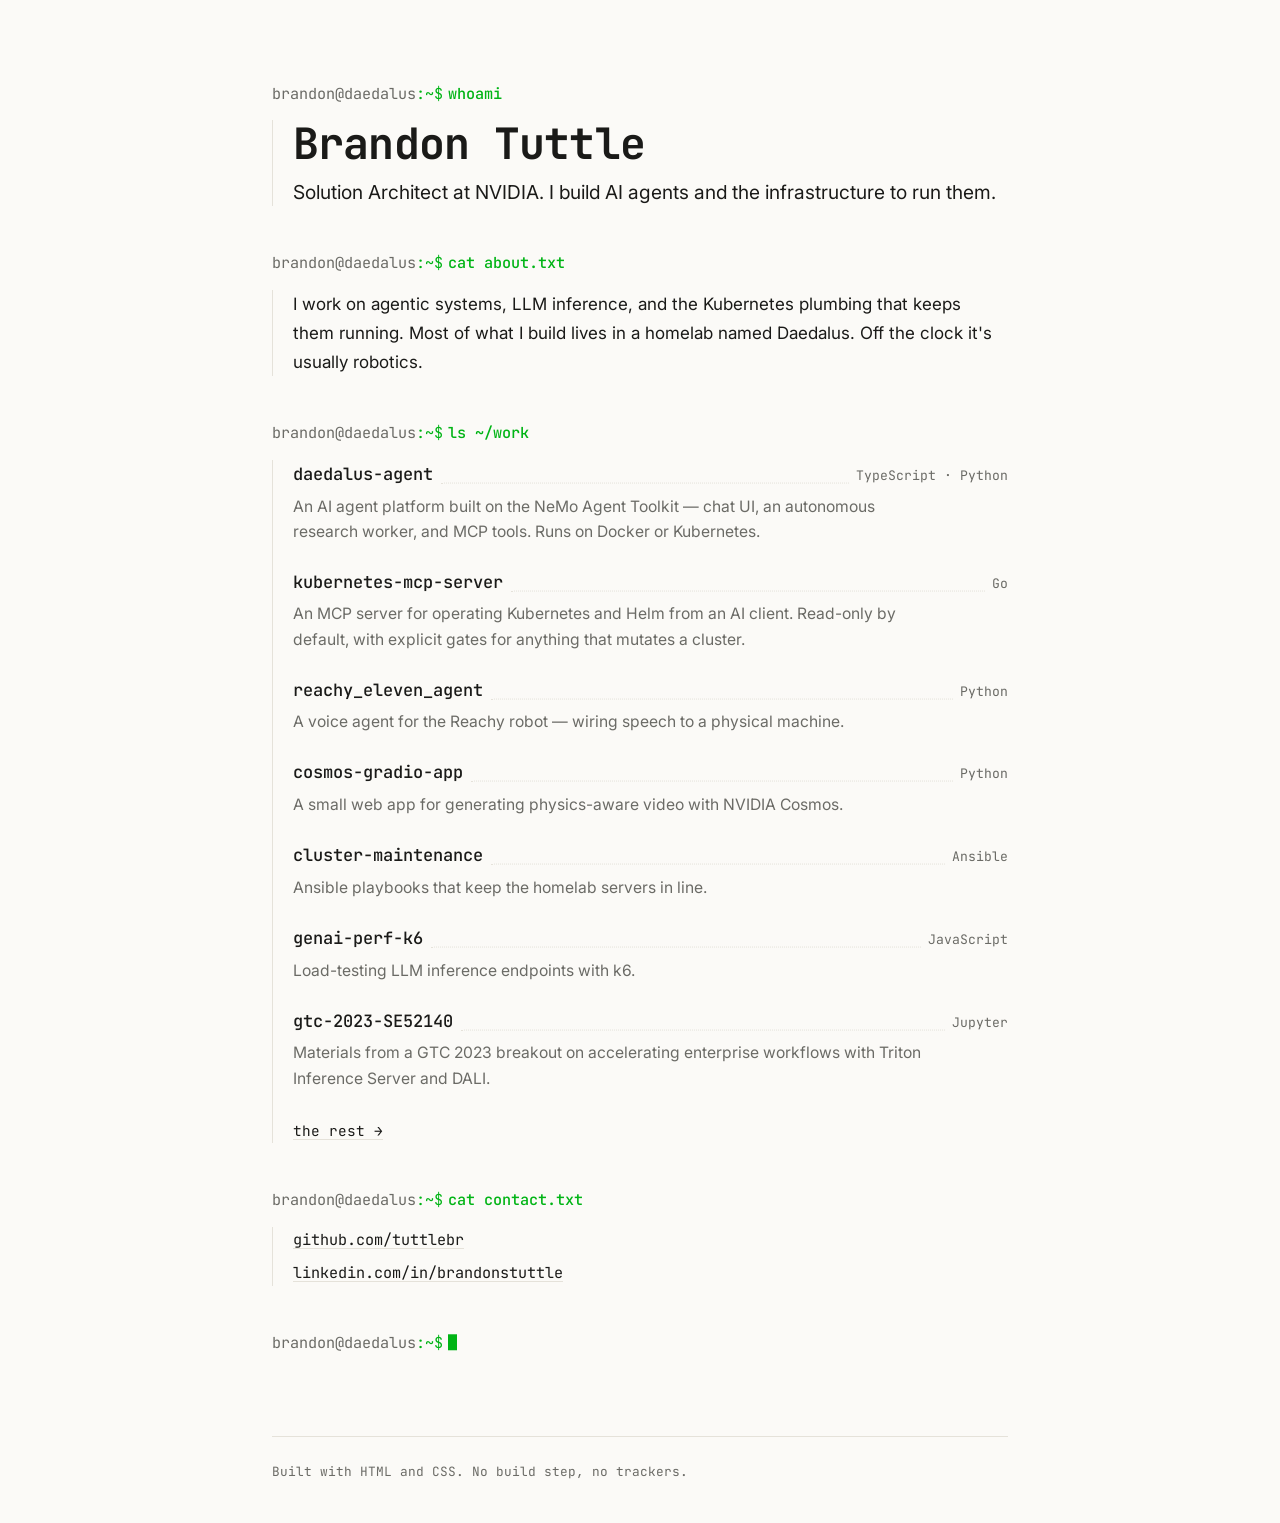
<file: index.html>
<!doctype html>
<html lang="en">
  <head>
    <meta charset="utf-8">
    <meta name="viewport" content="width=device-width, initial-scale=1">
    <title>Brandon Tuttle</title>
    <meta name="description" content="Brandon Tuttle — Solution Architect at NVIDIA. I build AI agents and the infrastructure to run them.">
    <meta name="theme-color" content="#fbfaf7">
    <link rel="canonical" href="https://tuttlebr.github.io/">
    <link rel="icon" type="image/png" href="assets/img/favicon.png">

    <meta property="og:type" content="website">
    <meta property="og:title" content="Brandon Tuttle">
    <meta property="og:description" content="Solution Architect at NVIDIA. I build AI agents and the infrastructure to run them.">
    <meta property="og:url" content="https://tuttlebr.github.io/">

    <link rel="preconnect" href="https://fonts.googleapis.com">
    <link rel="preconnect" href="https://fonts.gstatic.com" crossorigin>
    <link rel="stylesheet" href="https://fonts.googleapis.com/css2?family=Inter:wght@400;500&family=JetBrains+Mono:wght@400;500;700&display=swap">
    <link rel="stylesheet" href="assets/css/styles.css">
  </head>
  <body>
    <a class="skip-link" href="#main">Skip to content</a>

    <main id="main" class="terminal">
      <section class="block" aria-labelledby="hero-name">
        <div class="prompt">
          <span class="ps1" aria-hidden="true">brandon@daedalus<span class="sep">:~$</span></span>
          <span class="cmd">whoami</span>
        </div>
        <div class="output">
          <h1 id="hero-name">Brandon Tuttle</h1>
          <p class="lede">
            Solution Architect at NVIDIA. I build AI agents and the
            infrastructure to run them.
          </p>
        </div>
      </section>

      <section class="block" aria-labelledby="about-cmd">
        <div class="prompt">
          <span class="ps1" aria-hidden="true">brandon@daedalus<span class="sep">:~$</span></span>
          <h2 class="cmd" id="about-cmd">cat about.txt</h2>
        </div>
        <div class="output">
          <p>
            I work on agentic systems, LLM inference, and the Kubernetes
            plumbing that keeps them running. Most of what I build lives in a
            homelab named Daedalus. Off the clock it's usually robotics.
          </p>
        </div>
      </section>

      <section class="block" aria-labelledby="work-cmd">
        <div class="prompt">
          <span class="ps1" aria-hidden="true">brandon@daedalus<span class="sep">:~$</span></span>
          <h2 class="cmd" id="work-cmd">ls ~/work</h2>
        </div>
        <div class="output">
          <ul class="listing">
            <li class="entry">
              <div class="entry-head">
                <a class="entry-name" href="https://github.com/tuttlebr/daedalus-agent">daedalus-agent</a>
                <span class="leader" aria-hidden="true"></span>
                <span class="entry-lang">TypeScript · Python</span>
              </div>
              <p class="entry-desc">
                An AI agent platform built on the NeMo Agent Toolkit — chat UI,
                an autonomous research worker, and MCP tools. Runs on Docker or
                Kubernetes.
              </p>
            </li>

            <li class="entry">
              <div class="entry-head">
                <a class="entry-name" href="https://github.com/tuttlebr/kubernetes-mcp-server">kubernetes-mcp-server</a>
                <span class="leader" aria-hidden="true"></span>
                <span class="entry-lang">Go</span>
              </div>
              <p class="entry-desc">
                An MCP server for operating Kubernetes and Helm from an AI
                client. Read-only by default, with explicit gates for anything
                that mutates a cluster.
              </p>
            </li>

            <li class="entry">
              <div class="entry-head">
                <a class="entry-name" href="https://github.com/tuttlebr/reachy_eleven_agent">reachy_eleven_agent</a>
                <span class="leader" aria-hidden="true"></span>
                <span class="entry-lang">Python</span>
              </div>
              <p class="entry-desc">
                A voice agent for the Reachy robot — wiring speech to a physical
                machine.
              </p>
            </li>

            <li class="entry">
              <div class="entry-head">
                <a class="entry-name" href="https://github.com/tuttlebr/cosmos-gradio-app">cosmos-gradio-app</a>
                <span class="leader" aria-hidden="true"></span>
                <span class="entry-lang">Python</span>
              </div>
              <p class="entry-desc">
                A small web app for generating physics-aware video with NVIDIA
                Cosmos.
              </p>
            </li>

            <li class="entry">
              <div class="entry-head">
                <a class="entry-name" href="https://github.com/tuttlebr/cluster-maintenance">cluster-maintenance</a>
                <span class="leader" aria-hidden="true"></span>
                <span class="entry-lang">Ansible</span>
              </div>
              <p class="entry-desc">
                Ansible playbooks that keep the homelab servers in line.
              </p>
            </li>

            <li class="entry">
              <div class="entry-head">
                <a class="entry-name" href="https://github.com/tuttlebr/genai-perf-k6">genai-perf-k6</a>
                <span class="leader" aria-hidden="true"></span>
                <span class="entry-lang">JavaScript</span>
              </div>
              <p class="entry-desc">
                Load-testing LLM inference endpoints with k6.
              </p>
            </li>

            <li class="entry">
              <div class="entry-head">
                <a class="entry-name" href="https://github.com/tuttlebr/gtc-2023-SE52140">gtc-2023-SE52140</a>
                <span class="leader" aria-hidden="true"></span>
                <span class="entry-lang">Jupyter</span>
              </div>
              <p class="entry-desc">
                Materials from a GTC 2023 breakout on accelerating enterprise
                workflows with Triton Inference Server and DALI.
              </p>
            </li>
          </ul>
          <p class="more">
            <a href="https://github.com/tuttlebr?tab=repositories">the rest →</a>
          </p>
        </div>
      </section>

      <section class="block" aria-labelledby="contact-cmd">
        <div class="prompt">
          <span class="ps1" aria-hidden="true">brandon@daedalus<span class="sep">:~$</span></span>
          <h2 class="cmd" id="contact-cmd">cat contact.txt</h2>
        </div>
        <div class="output">
          <ul class="links">
            <li><a href="https://github.com/tuttlebr" rel="me">github.com/tuttlebr</a></li>
            <li><a href="https://www.linkedin.com/in/brandonstuttle/" rel="me">linkedin.com/in/brandonstuttle</a></li>
          </ul>
        </div>
      </section>

      <div class="prompt closing" aria-hidden="true">
        <span class="ps1">brandon@daedalus<span class="sep">:~$</span></span>
        <span class="cursor"></span>
      </div>
    </main>

    <footer class="site-footer">
      <p>Built with HTML and CSS. No build step, no trackers.</p>
    </footer>
  </body>
</html>
</file>
<file: assets/css/styles.css>
/* Brandon Tuttle — personal site
   A terminal session, set in JetBrains Mono + Inter. */

:root {
  --paper: #fbfaf7;   /* warm off-white background */
  --ink: #1a1a18;     /* primary text */
  --muted: #6b6b66;   /* secondary text, captions, language tags */
  --line: #e5e2da;    /* hairlines and the output guide */
  --accent: #00b415;  /* prompt, cursor, link hover only */

  --mono: "JetBrains Mono", ui-monospace, SFMono-Regular, Menlo, monospace;
  --sans: "Inter", ui-sans-serif, system-ui, -apple-system, sans-serif;

  --measure: 64ch;
}

*,
*::before,
*::after {
  box-sizing: border-box;
}

html {
  -webkit-text-size-adjust: 100%;
}

body {
  margin: 0;
  background: var(--paper);
  color: var(--ink);
  font-family: var(--sans);
  font-size: 1.0625rem;
  line-height: 1.7;
  -webkit-font-smoothing: antialiased;
  text-rendering: optimizeLegibility;
}

/* Links: quiet ink underline, amber on hover/focus. */
a {
  color: inherit;
  text-decoration: underline;
  text-decoration-color: var(--line);
  text-underline-offset: 0.18em;
  transition: color 0.12s ease, text-decoration-color 0.12s ease;
}

a:hover {
  color: var(--accent);
  text-decoration-color: var(--accent);
}

:focus-visible {
  outline: 2px solid var(--accent);
  outline-offset: 3px;
  border-radius: 1px;
}

.skip-link {
  position: absolute;
  left: -9999px;
  top: 0;
  background: var(--ink);
  color: var(--paper);
  padding: 0.6rem 1rem;
  text-decoration: none;
  font-family: var(--mono);
  font-size: 0.9rem;
}

.skip-link:focus {
  left: 1rem;
  top: 1rem;
  z-index: 10;
}

/* Layout: one narrow, centered column. */
.terminal {
  width: min(100% - 2.5rem, 46rem);
  margin: 0 auto;
  padding: clamp(3rem, 9vh, 6rem) 0 2rem;
}

.block {
  margin-bottom: 2.75rem;
}

/* The command line — the page's structural signature. */
.prompt {
  display: flex;
  flex-wrap: wrap;
  align-items: baseline;
  gap: 0.5ch;
  font-family: var(--mono);
  font-size: 0.95rem;
  margin: 0;
}

.ps1 {
  color: var(--muted);
}

.ps1 .sep {
  color: var(--accent);
}

.cmd {
  margin: 0;
  font-family: var(--mono);
  font-size: 0.95rem;
  font-weight: 500;
  color: var(--accent);
}

/* Command output, threaded under the prompt. */
.output {
  margin: 0.85rem 0 0;
  padding-left: 1.25rem;
  border-left: 1px solid var(--line);
}

.output > :first-child {
  margin-top: 0;
}

.output > :last-child {
  margin-bottom: 0;
}

.output p {
  max-width: var(--measure);
}

h1 {
  font-family: var(--mono);
  font-weight: 700;
  font-size: clamp(2rem, 6vw, 2.7rem);
  line-height: 1.1;
  letter-spacing: -0.02em;
  margin: 0 0 0.6rem;
}

.lede {
  font-size: clamp(1.05rem, 2.5vw, 1.2rem);
  line-height: 1.5;
  margin: 0;
}

/* Selected work — set like a directory listing. */
.listing {
  list-style: none;
  margin: 0;
  padding: 0;
}

.entry + .entry {
  margin-top: 1.5rem;
}

.entry-head {
  display: flex;
  align-items: baseline;
  gap: 0.75ch;
  font-family: var(--mono);
}

.entry-name {
  font-weight: 500;
  text-decoration: none;
  white-space: nowrap;
}

.entry-name:hover {
  text-decoration: underline;
  text-decoration-color: var(--accent);
  text-underline-offset: 0.18em;
}

.leader {
  flex: 1;
  align-self: stretch;
  border-bottom: 1px dotted var(--line);
  transform: translateY(-0.32em);
  min-width: 1.5ch;
}

.entry-lang {
  color: var(--muted);
  font-size: 0.82rem;
  white-space: nowrap;
}

.entry-desc {
  margin: 0.3rem 0 0;
  max-width: var(--measure);
  color: var(--muted);
  font-size: 0.98rem;
  line-height: 1.6;
}

.more {
  margin: 1.75rem 0 0;
  font-family: var(--mono);
  font-size: 0.9rem;
}

/* Contact list. */
.links {
  list-style: none;
  margin: 0;
  padding: 0;
  font-family: var(--mono);
  font-size: 0.95rem;
}

.links li + li {
  margin-top: 0.5rem;
}

/* Closing prompt with the one bit of motion on the page. */
.closing {
  margin-top: 0.5rem;
}

.cursor {
  display: inline-block;
  width: 0.6em;
  height: 1.05em;
  background: var(--accent);
  transform: translateY(0.15em);
  animation: blink 1.1s steps(1) infinite;
}

@keyframes blink {
  50% {
    opacity: 0;
  }
}

.site-footer {
  width: min(100% - 2.5rem, 46rem);
  margin: 3rem auto 0;
  padding: 1.5rem 0 2.5rem;
  border-top: 1px solid var(--line);
  font-family: var(--mono);
  font-size: 0.8rem;
  color: var(--muted);
}

.site-footer p {
  margin: 0;
}

/* Narrow screens: drop the leader, let the lang wrap under the name. */
@media (max-width: 560px) {
  .entry-head {
    flex-wrap: wrap;
    gap: 0.25rem 0.75ch;
  }

  .leader {
    display: none;
  }

  .entry-name {
    white-space: normal;
  }

  .output {
    padding-left: 1rem;
  }
}

@media (prefers-reduced-motion: reduce) {
  .cursor {
    animation: none;
  }

  a {
    transition: none;
  }
}
</file>
